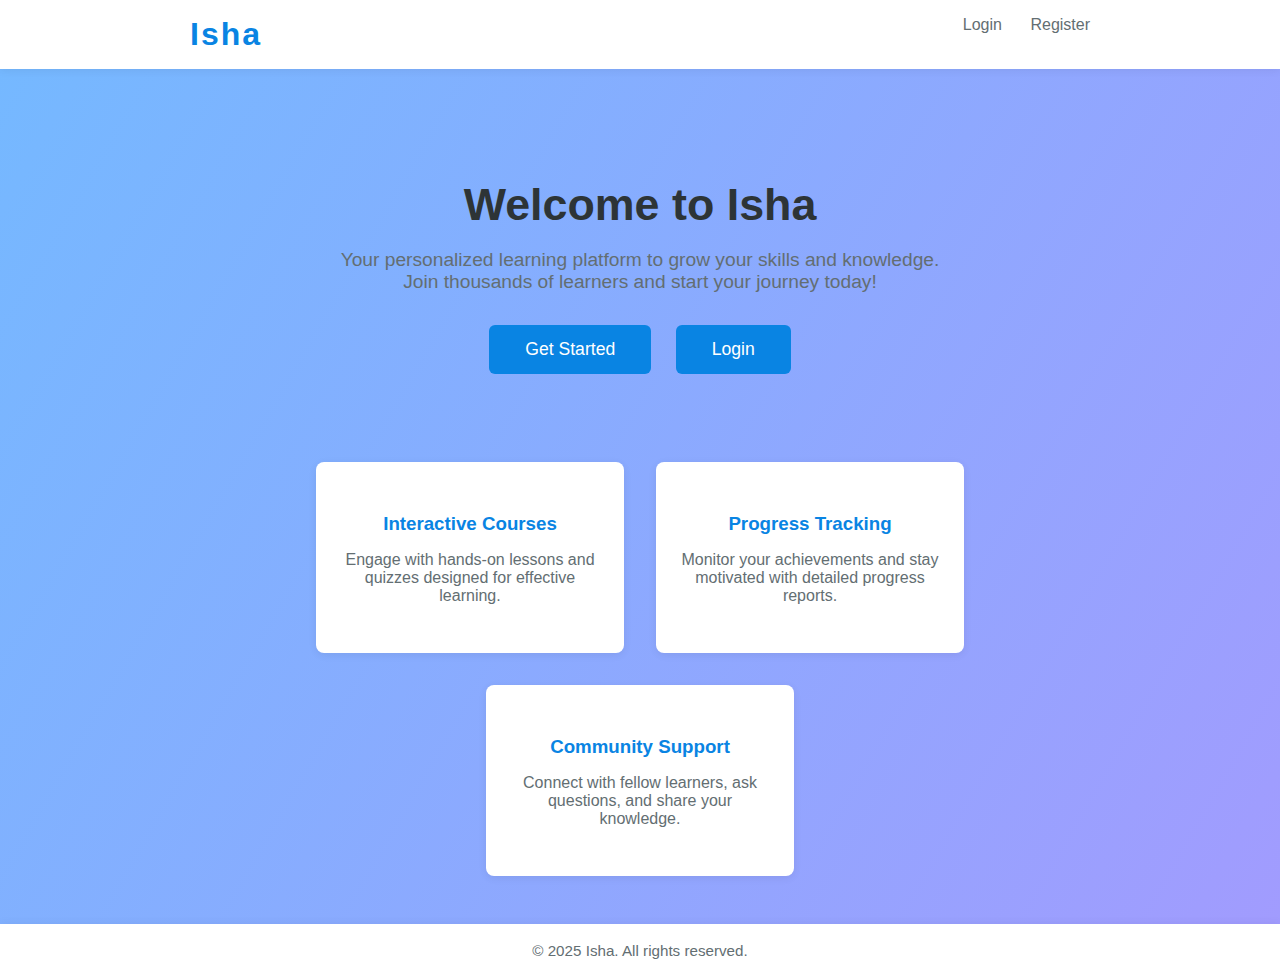
<file: index.html>
<!DOCTYPE html>
<html lang="en">
<head>
    <meta charset="UTF-8">
    <title>Isha - Learning Platform</title>
    <meta name="viewport" content="width=device-width, initial-scale=1.0">
    <style>
        body {
            margin: 0;
            font-family: 'Segoe UI', Arial, sans-serif;
            background: linear-gradient(120deg, #74b9ff 0%, #a29bfe 100%);
            min-height: 100vh;
        }
        header {
            background: #fff;
            box-shadow: 0 2px 8px rgba(0,0,0,0.06);
            padding: 16px 0;
        }
        .container {
            max-width: 900px;
            margin: 0 auto;
            padding: 0 24px;
        }
        .logo {
            font-size: 2rem;
            font-weight: bold;
            color: #0984e3;
            letter-spacing: 2px;
        }
        nav {
            float: right;
        }
        nav a {
            color: #636e72;
            text-decoration: none;
            margin-left: 24px;
            font-size: 1rem;
            font-weight: 500;
            transition: color 0.2s;
        }
        nav a:hover {
            color: #0984e3;
        }
        .hero {
            text-align: center;
            padding: 80px 0 40px 0;
        }
        .hero h1 {
            font-size: 2.8rem;
            color: #2d3436;
            margin-bottom: 16px;
        }
        .hero p {
            font-size: 1.2rem;
            color: #636e72;
            margin-bottom: 32px;
        }
        .hero .cta-btn,
        .hero .login-btn {
            background: #0984e3;
            color: #fff;
            border: none;
            padding: 14px 36px;
            font-size: 1.1rem;
            border-radius: 6px;
            cursor: pointer;
            transition: background 0.2s;
            text-decoration: none;
            margin: 0 10px;
            display: inline-block;
        }
        .hero .cta-btn:hover,
        .hero .login-btn:hover {
            background: #74b9ff;
        }
        .features {
            display: flex;
            flex-wrap: wrap;
            justify-content: center;
            gap: 32px;
            margin: 48px 0;
        }
        .feature-card {
            background: #fff;
            border-radius: 8px;
            box-shadow: 0 2px 8px rgba(0,0,0,0.07);
            padding: 32px 24px;
            width: 260px;
            text-align: center;
        }
        .feature-card h3 {
            color: #0984e3;
            margin-bottom: 12px;
        }
        .feature-card p {
            color: #636e72;
            font-size: 1rem;
        }
        footer {
            background: #fff;
            text-align: center;
            padding: 18px 0;
            color: #636e72;
            font-size: 0.95rem;
            margin-top: 48px;
            box-shadow: 0 -2px 8px rgba(0,0,0,0.04);
        }
        @media (max-width: 700px) {
            .features {
                flex-direction: column;
                align-items: center;
            }
            .feature-card {
                width: 90%;
            }
            nav {
                float: none;
                text-align: center;
                margin-top: 12px;
            }
            .hero .cta-btn,
            .hero .login-btn {
                width: 90%;
                margin: 10px 0;
            }
        }
    </style>
</head>
<body>
    <header>
        <div class="container">
            <span class="logo">Isha</span>
            <nav>
                <a href="login.html">Login</a>
                <a href="register.html">Register</a>
            </nav>
            <div style="clear:both;"></div>
        </div>
    </header>
    <main>
        <div class="container">
            <section class="hero">
                <h1>Welcome to Isha</h1>
                <p>Your personalized learning platform to grow your skills and knowledge.<br>
                Join thousands of learners and start your journey today!</p>
                <a class="cta-btn" href="register.html">Get Started</a>
                <a class="login-btn" href="login.html">Login</a>
            </section>
            <section class="features">
                <div class="feature-card">
                    <h3>Interactive Courses</h3>
                    <p>Engage with hands-on lessons and quizzes designed for effective learning.</p>
                </div>
                <div class="feature-card">
                    <h3>Progress Tracking</h3>
                    <p>Monitor your achievements and stay motivated with detailed progress reports.</p>
                </div>
                <div class="feature-card">
                    <h3>Community Support</h3>
                    <p>Connect with fellow learners, ask questions, and share your knowledge.</p>
                </div>
            </section>
        </div>
    </main>
    <footer>
        &copy; 2025 Isha. All rights reserved.
</file>
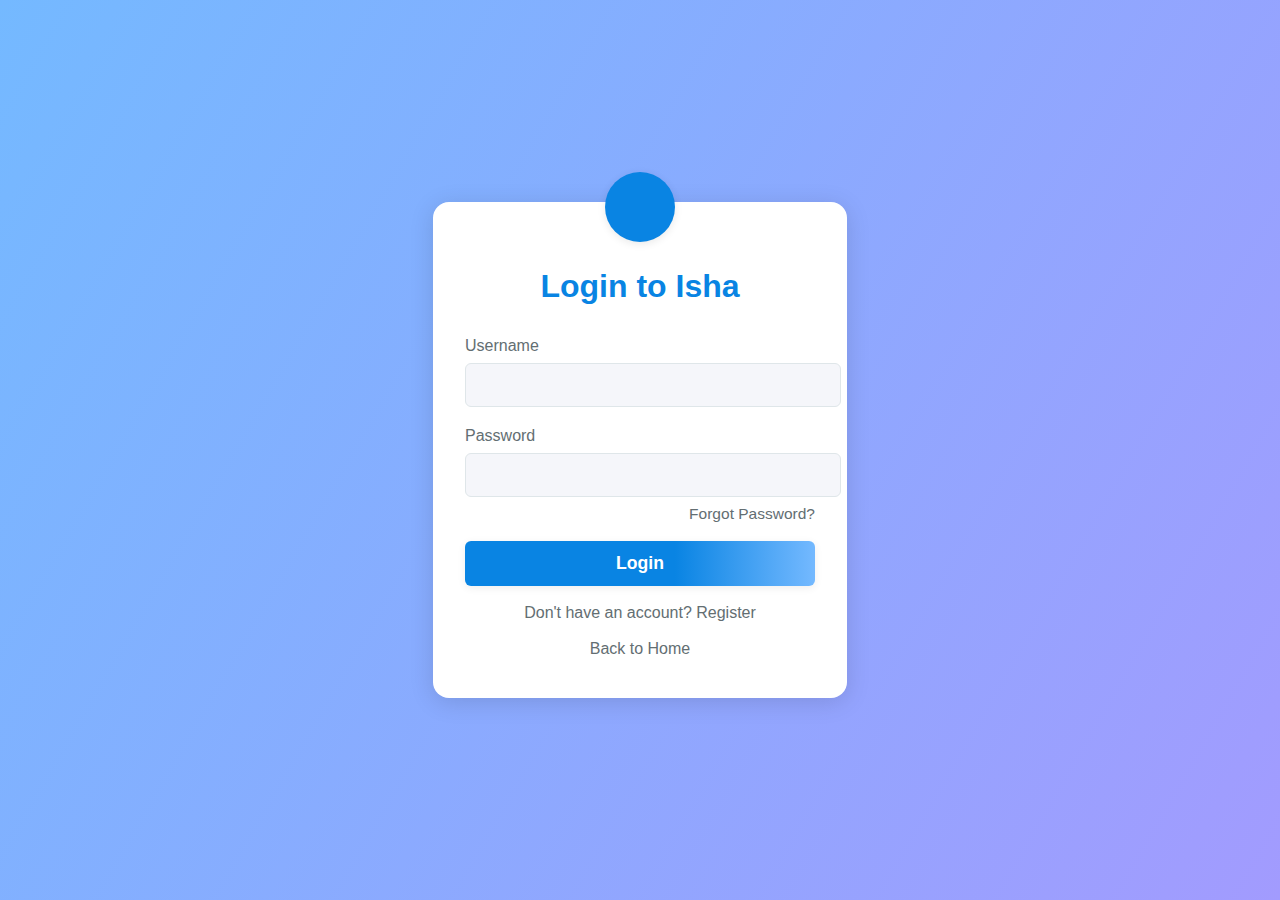
<file: login.html>
<!DOCTYPE html>
<html lang="en">
<head>
    <meta charset="UTF-8">
    <title>Isha - Login</title>
    <meta name="viewport" content="width=device-width, initial-scale=1.0">
    <style>
        body {
            font-family: 'Segoe UI', Arial, sans-serif;
            background: linear-gradient(120deg, #74b9ff 0%, #a29bfe 100%);
            display: flex;
            justify-content: center;
            align-items: center;
            min-height: 100vh;
            margin: 0;
        }
        .login-container {
            background: #fff;
            padding: 40px 32px;
            border-radius: 16px;
            box-shadow: 0 4px 24px rgba(0,0,0,0.13);
            width: 350px;
            position: relative;
        }
        .login-container::before {
            content: "";
            position: absolute;
            top: -30px;
            left: 50%;
            transform: translateX(-50%);
            width: 70px;
            height: 70px;
            background: #0984e3;
            border-radius: 50%;
            box-shadow: 0 2px 8px rgba(0,0,0,0.09);
        }
        .login-container h2 {
            text-align: center;
            margin-bottom: 32px;
            color: #0984e3;
            font-size: 2rem;
            position: relative;
            z-index: 1;
        }
        .login-container label {
            display: block;
            margin-bottom: 8px;
            color: #636e72;
            font-weight: 500;
        }
        .login-container input[type="text"],
        .login-container input[type="password"] {
            width: 100%;
            padding: 12px;
            margin-bottom: 20px;
            border: 1px solid #dfe6e9;
            border-radius: 6px;
            font-size: 1rem;
            background: #f5f6fa;
            transition: border 0.2s;
        }
        .login-container input[type="text"]:focus,
        .login-container input[type="password"]:focus {
            border: 1.5px solid #0984e3;
            outline: none;
        }
        .login-container button {
            width: 100%;
            padding: 12px;
            background: linear-gradient(90deg, #0984e3 60%, #74b9ff 100%);
            color: #fff;
            border: none;
            border-radius: 6px;
            font-size: 1.1rem;
            font-weight: 600;
            cursor: pointer;
            margin-top: 8px;
            box-shadow: 0 2px 8px rgba(0,0,0,0.07);
            transition: background 0.2s;
        }
        .login-container button:hover {
            background: linear-gradient(90deg, #74b9ff 60%, #0984e3 100%);
        }
        .login-container .register-link,
        .login-container .home-link {
            display: block;
            text-align: center;
            margin-top: 18px;
            color: #636e72;
            text-decoration: none;
            font-size: 1rem;
            transition: color 0.2s;
        }
        .login-container .register-link:hover,
        .login-container .home-link:hover {
            color: #0984e3;
            text-decoration: underline;
        }
        .login-container .forgot-link {
            display: block;
            text-align: right;
            margin-top: -12px;
            margin-bottom: 10px;
            color: #636e72;
            text-decoration: none;
            font-size: 0.97rem;
        }
        .login-container .forgot-link:hover {
            color: #0984e3;
            text-decoration: underline;
        }
        @media (max-width: 500px) {
            .login-container {
                width: 95%;
                padding: 24px 8px;
            }
        }
    </style>
</head>
<body>
    <div class="login-container">
        <h2>Login to Isha</h2>
        <form>
            <label for="username">Username</label>
            <input type="text" id="username" name="username" required>

            <label for="password">Password</label>
            <input type="password" id="password" name="password" required>

            <a class="forgot-link" href="#">Forgot Password?</a>
            <button type="submit">Login</button>
        </form>
        <a class="register-link" href="register.html">Don't have an account? Register</a>
        <a class="home-link" href="index.html">Back to Home</a>
    </div>
</file>
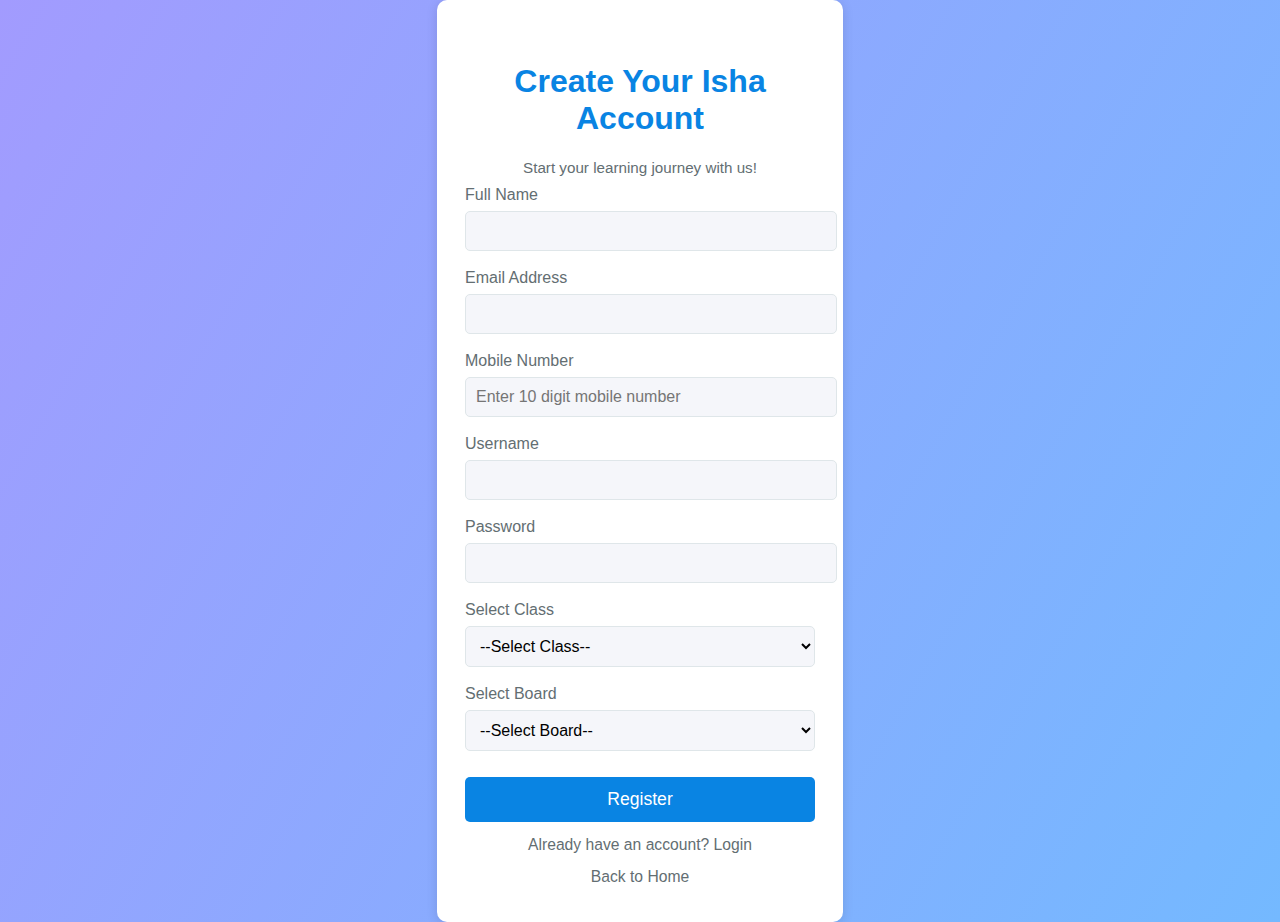
<file: register.html>
<!DOCTYPE html>
<html lang="en">
<head>
    <meta charset="UTF-8">
    <title>Isha - Register</title>
    <meta name="viewport" content="width=device-width, initial-scale=1.0">
    <style>
        /* ...existing styles... */
        body {
            font-family: 'Segoe UI', Arial, sans-serif;
            background: linear-gradient(120deg, #a29bfe 0%, #74b9ff 100%);
            display: flex;
            justify-content: center;
            align-items: center;
            min-height: 100vh;
            margin: 0;
        }
        .register-container {
            background: #fff;
            padding: 36px 28px;
            border-radius: 10px;
            box-shadow: 0 2px 12px rgba(0,0,0,0.12);
            width: 350px;
        }
        .register-container h2 {
            text-align: center;
            margin-bottom: 22px;
            color: #0984e3;
            font-size: 2rem;
        }
        .register-container label {
            display: block;
            margin-bottom: 7px;
            color: #636e72;
            font-weight: 500;
        }
        .register-container input[type="text"],
        .register-container input[type="email"],
        .register-container input[type="password"],
        .register-container input[type="tel"],
        .register-container select {
            width: 100%;
            padding: 10px;
            margin-bottom: 18px;
            border: 1px solid #dfe6e9;
            border-radius: 5px;
            font-size: 1rem;
            background: #f5f6fa;
        }
        .register-container button {
            width: 100%;
            padding: 12px;
            background: #0984e3;
            color: #fff;
            border: none;
            border-radius: 5px;
            font-size: 1.1rem;
            cursor: pointer;
            margin-top: 8px;
            transition: background 0.2s;
        }
        .register-container button:hover {
            background: #74b9ff;
        }
        .register-container .login-link,
        .register-container .home-link {
            display: block;
            text-align: center;
            margin-top: 14px;
            color: #636e72;
            text-decoration: none;
            font-size: 0.98rem;
        }
        .register-container .login-link:hover,
        .register-container .home-link:hover {
            text-decoration: underline;
        }
        .register-container .note {
            text-align: center;
            color: #636e72;
            font-size: 0.95rem;
            margin-bottom: 10px;
        }
        .error-message {
            color: #d63031;
            font-size: 0.97rem;
            margin-bottom: 10px;
            text-align: center;
        }
    </style>
</head>
<body>
    <div class="register-container">
        <h2>Create Your Isha Account</h2>
        <div class="note">Start your learning journey with us!</div>
        <form id="registerForm" autocomplete="off">
            <div id="error" class="error-message"></div>
            <label for="fullname">Full Name</label>
            <input type="text" id="fullname" name="fullname" required>

            <label for="email">Email Address</label>
            <input type="email" id="email" name="email" required>

            <label for="mobile">Mobile Number</label>
            <input type="tel" id="mobile" name="mobile" maxlength="10" required placeholder="Enter 10 digit mobile number">

            <label for="username">Username</label>
            <input type="text" id="username" name="username" required>

            <label for="password">Password</label>
            <input type="password" id="password" name="password" required>

            <label for="class">Select Class</label>
            <select id="class" name="class" required>
                <option value="">--Select Class--</option>
                <option value="1">Class 1</option>
                <option value="2">Class 2</option>
                <option value="3">Class 3</option>
                <option value="4">Class 4</option>
                <option value="5">Class 5</option>
                <option value="6">Class 6</option>
                <option value="7">Class 7</option>
                <option value="8">Class 8</option>
                <option value="9">Class 9</option>
                <option value="10">Class 10</option>
                <option value="11">Class 11</option>
                <option value="12">Class 12</option>
            </select>

            <label for="board">Select Board</label>
            <select id="board" name="board" required>
                <option value="">--Select Board--</option>
                <option value="CBSE">CBSE</option>
                <option value="ICSE">ICSE</option>
                <option value="UP">Uttar Pradesh Board</option>
                <option value="MH">Maharashtra Board</option>
                <option value="WB">West Bengal Board</option>
                <option value="TN">Tamil Nadu Board</option>
                <option value="RJ">Rajasthan Board</option>
                <option value="KA">Karnataka Board</option>
                <option value="GJ">Gujarat Board</option>
                <option value="BR">Bihar Board</option>
                <option value="Other">Other State Board</option>
            </select>

            <button type="submit">Register</button>
        </form>
        <a class="login-link" href="login.html">Already have an account? Login</a>
        <a class="home-link" href="index.html">Back to Home</a>
    </div>
    <script>
        document.getElementById('registerForm').addEventListener('submit', function(e) {
            const mobile = document.getElementById('mobile').value.trim();
            const errorDiv = document.getElementById('error');
            errorDiv.textContent = "";

            // Check length and starting digit
            if (!/^[6-9][0-9]{9}$/.test(mobile)) {
                errorDiv.textContent = "Please enter a valid 10-digit mobile number starting with 6, 7, 8, or 9.";
                e.preventDefault();
            }
        });
    </script>
</body>
</html>
</file>
